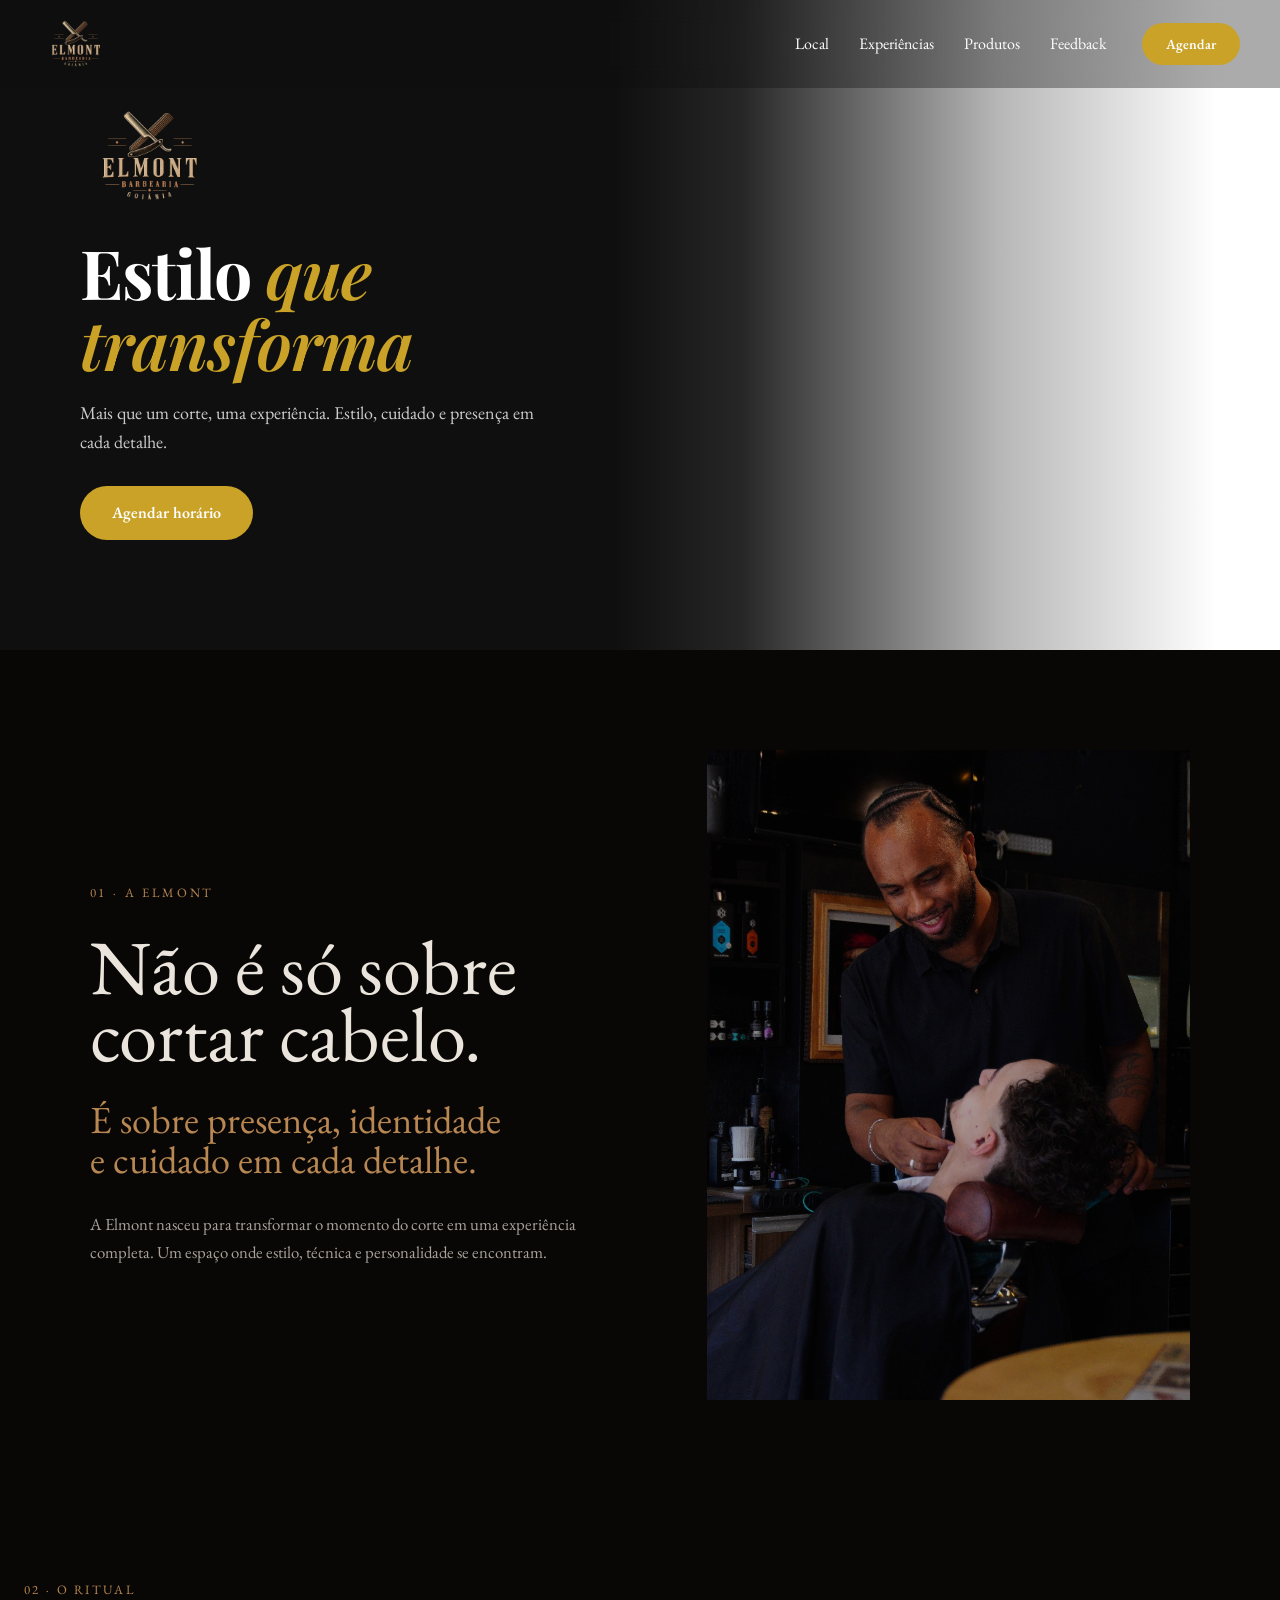
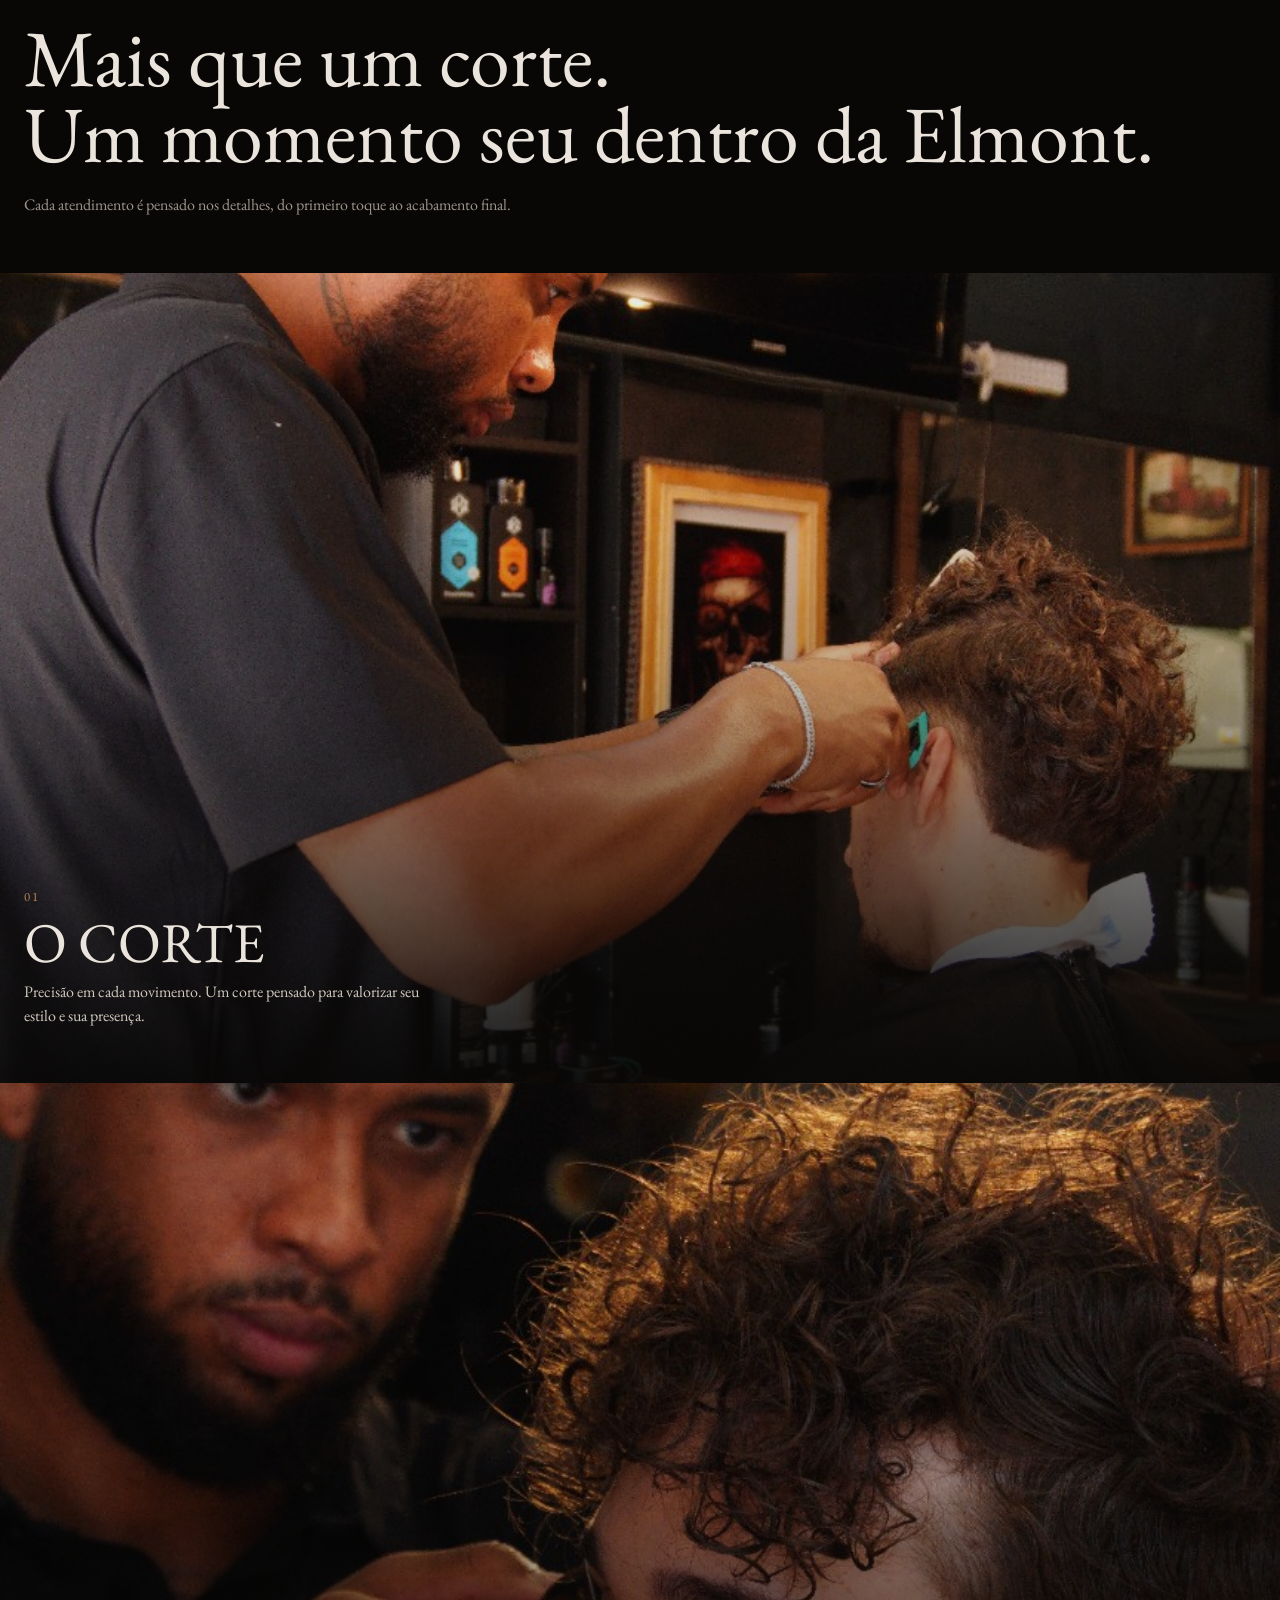
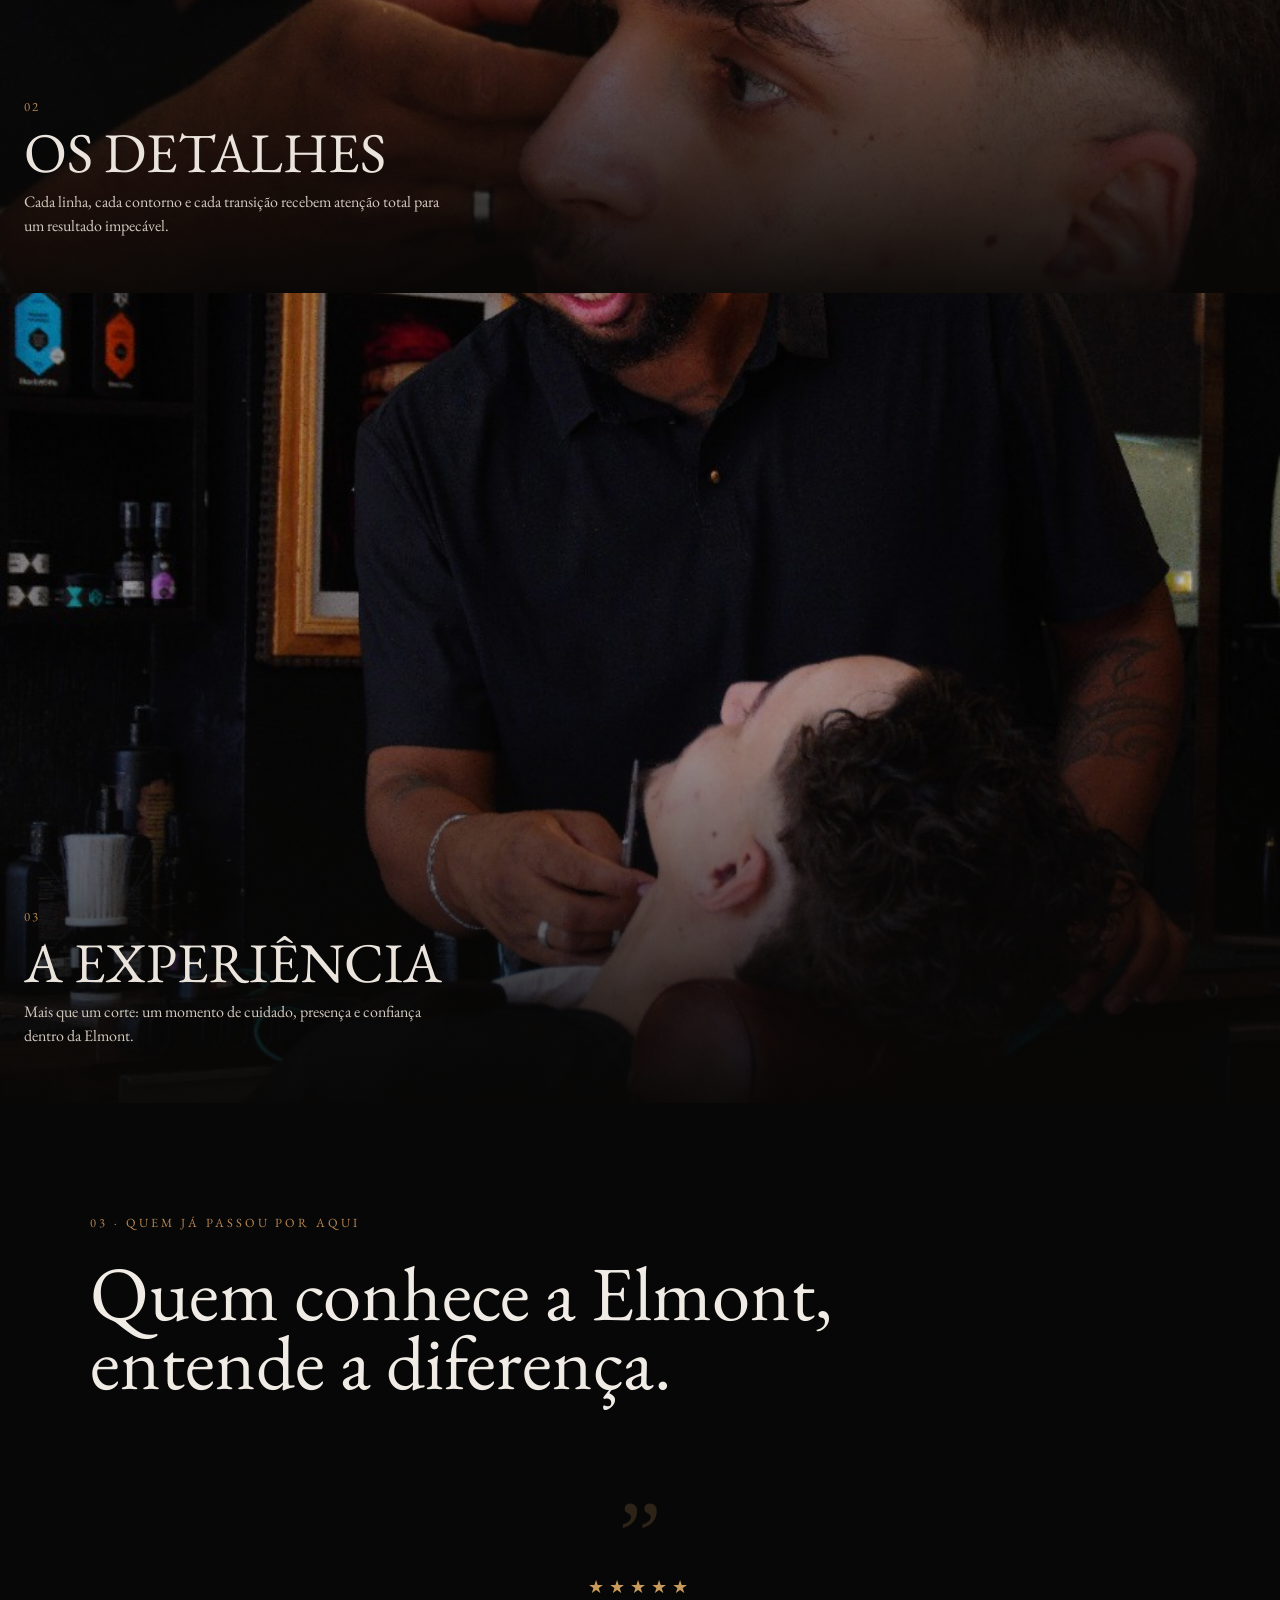
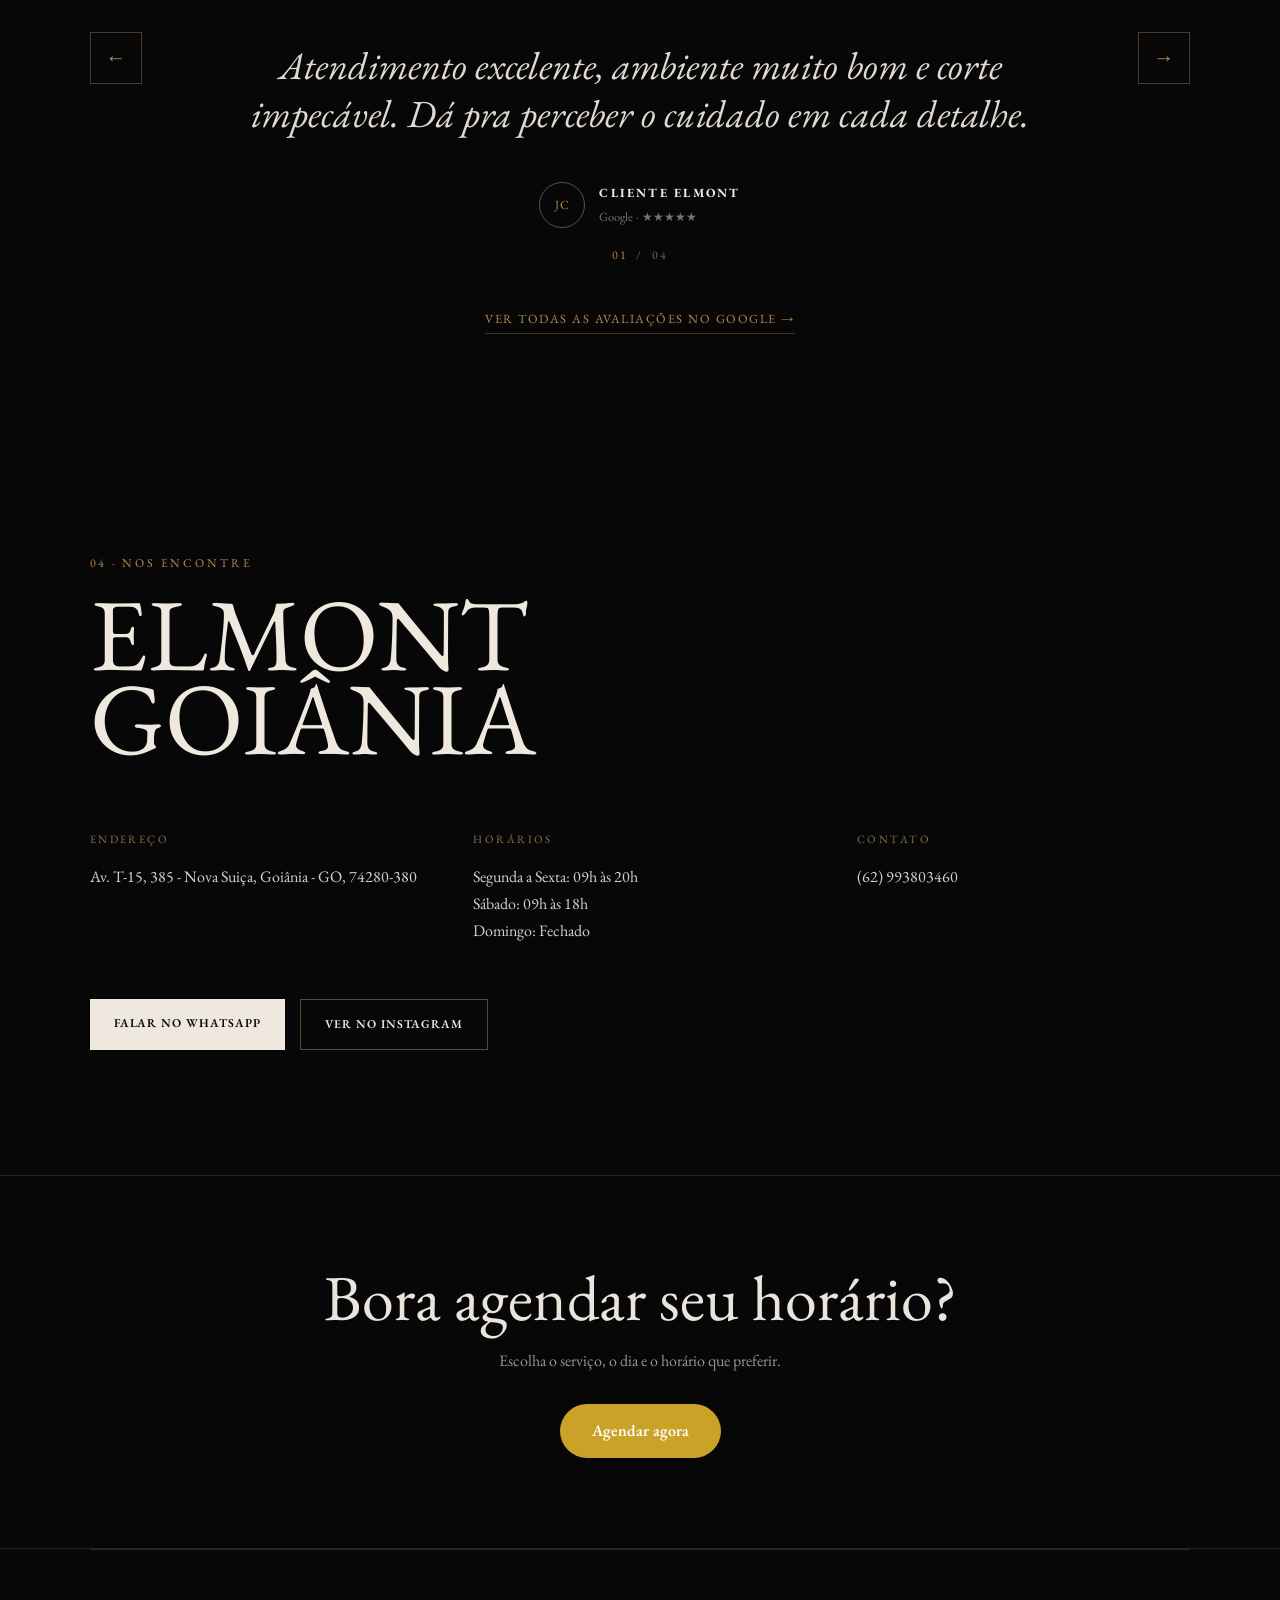
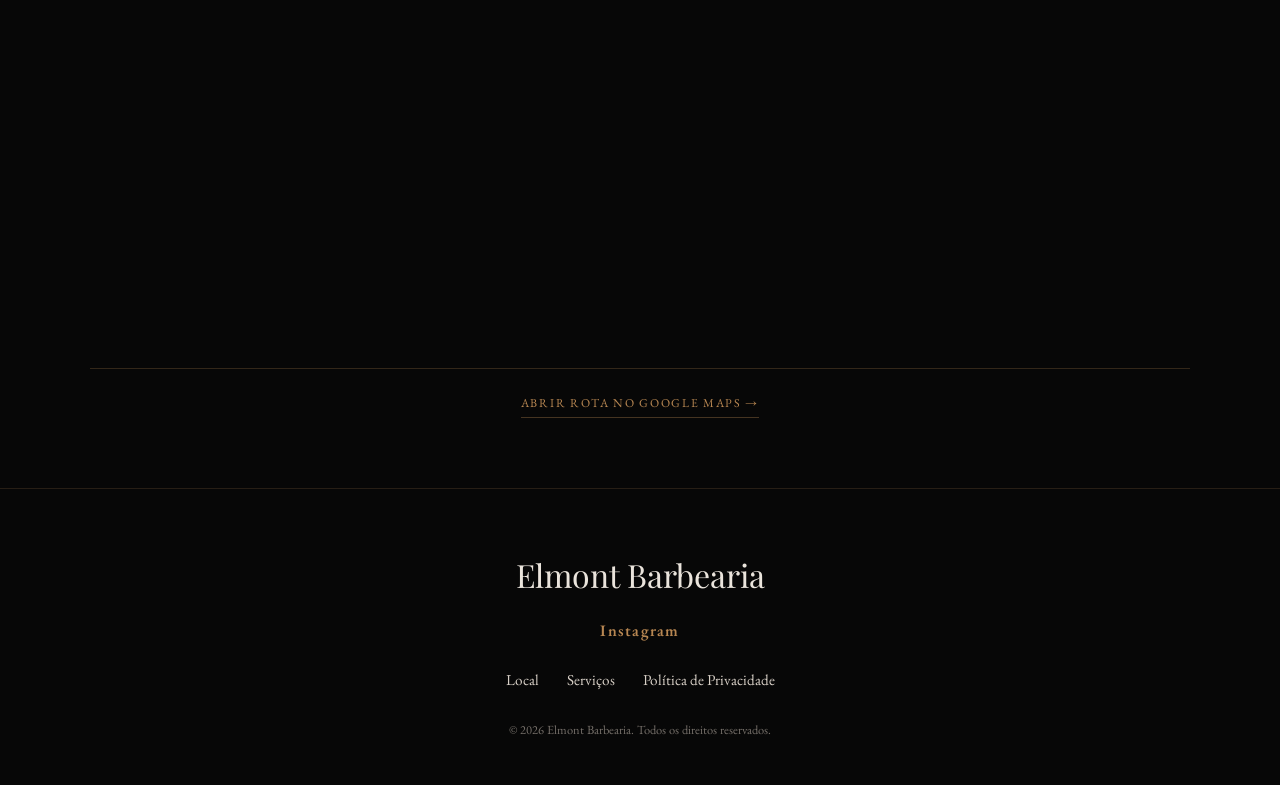
<file: index.html>
<!DOCTYPE html>
<html lang="pt-br">

<head>
    <meta charset="UTF-8">
    <meta name="viewport" content="width=device-width, initial-scale=1.0">

    <title>Elmont Barbearia</title>

    <link rel="preconnect" href="https://fonts.googleapis.com">
    <link rel="preconnect" href="https://fonts.gstatic.com" crossorigin>

    <link
        href="https://fonts.googleapis.com/css2?family=EB+Garamond:wght@400;600&family=Playfair+Display:wght@600;700&display=swap"
        rel="stylesheet"
    >

    <link rel="stylesheet" href="css/style.css">
</head>

<body>

    <!-- ================= HEADER ================= -->

    <header class="topo">
        <nav class="menu">

    <img src="img/logo.png" alt="Elmont Barbearia" class="logo-menu">

    <button class="menu-toggle" aria-label="Abrir menu">
        <span></span>
        <span></span>
        <span></span>
    </button>

    <div class="menu-direita">
        <ul class="menu-links">
            <li><a href="#local">Local</a></li>
            <li><a href="#experiencias">Experiências</a></li>
            <li><a href="produtos.html">Produtos</a></li>
            <li><a href="#feedback">Feedback</a></li>
        </ul>

        <a href="servicos.html" class="botao-menu">Agendar</a>
    </div>

</nav>
    </header>


    <!-- ================= HERO ================= -->

    <div class="hero">

        <video
            class="hero-video"
            autoplay
            muted
            loop
            playsinline
        >
            <source src="videos/hero.mp4" type="video/mp4">
        </video>

        <div class="hero-overlay"></div>

        <div class="hero-conteudo">

            <img
                src="img/logo.png"
                alt="Elmont Barbearia"
                class="hero-logo"
            >

            <h1>
                Estilo
                <span class="destaque-dourado">
                    que transforma
                </span>
            </h1>

            <p>
                Mais que um corte, uma experiência.
                Estilo, cuidado e presença em cada detalhe.
            </p>

            <a href="servicos.html" class="botao-cta">
                Agendar horário
            </a>

        </div>
    </div>


    <!-- ================= 01 · A ELMONT ================= -->

    <section id="local" class="manifesto-elmont">

        <div class="manifesto-conteudo">

            <span class="manifesto-capitulo">
                01 · A ELMONT
            </span>

            <h2>
                Não é só sobre<br>
                cortar cabelo.
            </h2>

            <h3>
                É sobre presença, identidade<br>
                e cuidado em cada detalhe.
            </h3>

            <p>
                A Elmont nasceu para transformar o momento do corte
                em uma experiência completa. Um espaço onde estilo,
                técnica e personalidade se encontram.
            </p>

        </div>

        <div class="manifesto-imagem">

            <img
                src="img/ritual-experiencia.jpg"
                alt="Experiência Elmont Barbearia"
            >

        </div>

    </section>


    <!-- ================= 02 · O RITUAL ================= -->

    <section
        class="ritual-section"
        id="experiencias"
    >

        <div class="ritual-header">

            <span>
                02 · O RITUAL
            </span>

            <h2>
                Mais que um corte.<br>
                Um momento seu dentro da Elmont.
            </h2>

            <p>
                Cada atendimento é pensado nos detalhes,
                do primeiro toque ao acabamento final.
            </p>

        </div>


        <!-- 01 -->

        <article class="ritual-item ritual-corte">

            <div class="ritual-overlay"></div>

            <div class="ritual-content">

                <span class="ritual-number">
                    01
                </span>

                <h3>
                    O CORTE
                </h3>

                <p>
                    Precisão em cada movimento.
                    Um corte pensado para valorizar
                    seu estilo e sua presença.
                </p>

            </div>

        </article>


        <!-- 02 -->

        <article class="ritual-item ritual-detalhes">

            <div class="ritual-overlay"></div>

            <div class="ritual-content">

                <span class="ritual-number">
                    02
                </span>

                <h3>
                    OS DETALHES
                </h3>

                <p>
                    Cada linha, cada contorno e cada transição
                    recebem atenção total para um resultado impecável.
                </p>

            </div>

        </article>


        <!-- 03 -->

        <article class="ritual-item ritual-experiencia">

            <div class="ritual-overlay"></div>

            <div class="ritual-content">

                <span class="ritual-number">
                    03
                </span>

                <h3>
                    A EXPERIÊNCIA
                </h3>

                <p>
                    Mais que um corte: um momento de cuidado,
                    presença e confiança dentro da Elmont.
                </p>

            </div>

        </article>

    </section>


    <!-- ================= 03 · AVALIAÇÕES ================= -->

    <section
        id="feedback"
        class="reviews-section"
    >

        <div class="reviews-header">

            <span class="reviews-chapter">
                03 · QUEM JÁ PASSOU POR AQUI
            </span>

            <h2>
                Quem conhece a Elmont,<br>
                entende a diferença.
            </h2>

        </div>


        <div class="reviews-carousel">

            <button
                class="review-arrow review-prev"
                aria-label="Avaliação anterior"
            >
                ←
            </button>


            <div class="review-featured">

                <div class="review-quote-mark">
                    ”
                </div>

                <div class="review-stars">
                    ★★★★★
                </div>

                <blockquote id="review-text">
                    Atendimento excelente, ambiente muito bom
                    e corte impecável. Dá pra perceber o cuidado
                    em cada detalhe.
                </blockquote>


                <div class="review-author">

                    <div
                        class="review-avatar"
                        id="review-avatar"
                    >
                        JC
                    </div>

                    <div>

                        <strong id="review-name">
                            CLIENTE ELMONT
                        </strong>

                        <span>
                            Google · ★★★★★
                        </span>

                    </div>

                </div>

            </div>


            <button
                class="review-arrow review-next"
                aria-label="Próxima avaliação"
            >
                →
            </button>

        </div>


        <div class="review-counter">

            <span id="review-current">
                01
            </span>

            <span>/</span>

            <span id="review-total">
                04
            </span>

        </div>


        <a
            href="https://maps.app.goo.gl/4gEERpMVFuWN5SmM9"
            target="_blank"
            rel="noopener noreferrer"
            class="reviews-google-link"
        >
            Ver todas as avaliações no Google →
        </a>

    </section>


    <!-- ================= 04 · NOS ENCONTRE ================= -->

    <section
        id="localizacao"
        class="localizacao-elmont"
    >

        <div class="localizacao-header">

            <span>
                04 · NOS ENCONTRE
            </span>

            <h2>
                ELMONT<br>
                GOIÂNIA
            </h2>

        </div>


        <div class="localizacao-info">

            <div class="localizacao-bloco">

                <span>
                    ENDEREÇO
                </span>

                <p>
                    Av. T-15, 385 - Nova Suiça, Goiânia - GO, 74280-380
                </p>

            </div>


            <div class="localizacao-bloco">

                <span>
                    HORÁRIOS
                </span>

                <p>
                    Segunda a Sexta: 09h às 20h<br>
                    Sábado: 09h às 18h<br>
                    Domingo: Fechado
                </p>

            </div>


            <div class="localizacao-bloco">

                <span>
                    CONTATO
                </span>

                <p>
                    (62) 993803460
                </p>

            </div>

        </div>


        <div class="localizacao-botoes">

            <a
                href="https://wa.me/5562993803460"
                target="_blank"
                rel="noopener noreferrer"
                class="btn-local btn-whatsapp"
            >
                FALAR NO WHATSAPP
            </a>

            <a
                href="https://www.instagram.com/eduardobarbeiro.sr/"
                target="_blank"
                rel="noopener noreferrer"
                class="btn-local btn-instagram"
            >
                VER NO INSTAGRAM
            </a>

        </div>

    </section>


    <!-- ================= AGENDAMENTO ================= -->

    <section
        id="agendar"
        class="reforco-agendar"
    >

        <h2>
            Bora agendar seu horário?
        </h2>

        <p>
            Escolha o serviço, o dia e o horário que preferir.
        </p>

        <a href="servicos.html" class="botao-cta">
                Agendar agora
        </a>

    </section>


    <!-- ================= MAPA ================= -->

    <section class="mapa-section">

        <div class="mapa-elmont">

            <iframe
                src="https://www.google.com/maps/embed?pb=!1m18!1m12!1m3!1d238.82794654609503!2d-49.27070639672007!3d-16.71451590047034!2m3!1f0!2f0!3f0!3m2!1i1024!2i768!4f13.1!3m3!1m2!1s0x935ef100637f3ee1%3A0x368d7ec0c00f6183!2sElmont%20Barbearia!5e0!3m2!1spt-BR!2sbr!4v1788493483328!5m2!1spt-BR!2sbr"
                loading="lazy"
                allowfullscreen
                referrerpolicy="strict-origin-when-cross-origin"
                title="Localização da Elmont Barbearia"
            >
            </iframe>

        </div>


        <a
            class="rota-google"
            href="https://maps.app.goo.gl/4gEERpMVFuWN5SmM9"
            target="_blank"
            rel="noopener noreferrer"
        >
            ABRIR ROTA NO GOOGLE MAPS →
        </a>

    </section>


    <!-- ================= RODAPÉ ================= -->

    <footer class="rodape">

        <p class="logo-rodape">
            Elmont Barbearia
        </p>

        <div class="redes-sociais">

            <a href="#">
                Instagram
            </a>

        </div>


        <div class="links-rodape">

            <a href="#localizacao">
                Local
            </a>

            <a href="#experiencias">
                Serviços
            </a>

            <a href="#">
                Política de Privacidade
            </a>

        </div>


        <p class="copyright">
            &copy; 2026 Elmont Barbearia.
            Todos os direitos reservados.
        </p>

    </footer>


    <script src="js/script.js"></script>

</body>

</html>
</file>
<file: css/style.css>
:root {
    --dourado: #c9a227;
    --dourado-escuro: #8b6b3d;
    --preto: #0f0f0f;
    --preto-suave: #1a1a1a;
}
* {
    margin: 0;
    padding: 0;
    box-sizing: border-box;
}

body {
    font-family: 'EB Garamond', Georgia, serif;
    color: #1e1e1e;
    line-height: 1.6;
}

a {
    text-decoration: none;
    color: inherit;
}

ul {
    list-style: none;
}

/* ===== TOPO / HEADER (home) ===== */

.topo {
    position: fixed;
    top: 0;
    left: 0;
    width: 100%;
    z-index: 100;
    background-color: rgba(15, 15, 15, 0.35);
    backdrop-filter: blur(12px);
    -webkit-backdrop-filter: blur(12px);
    color: #ffffff;
}

.menu {
    display: flex;
    justify-content: space-between;
    align-items: center;
    padding: 20px 40px;
}

.logo {
    font-size: 22px;
    font-weight: 700;
}

.menu-links {
    display: flex;
    gap: 30px;
}

.hero {
    position: relative;
    padding: 0;
    min-height: 650px;
    display: flex;
    align-items: center;
    justify-content: flex-start;
    text-align: left;
    overflow: hidden;
}

.hero-video {
    position: absolute;
    top: 0;
    left: 0;
    width: 100%;
    height: 100%;
    object-fit: cover;
    z-index: 0;
}

.hero-overlay {
    position: absolute;
    top: 0;
    left: 0;
    width: 100%;
    height: 100%;
    background: linear-gradient(
        to right,
        rgba(15, 15, 15, 1) 0%,
        rgba(15, 15, 15, 1) 48%,
        rgba(15, 15, 15, 0.9) 58%,
        rgba(15, 15, 15, 0.3) 78%,
        rgba(15, 15, 15, 0) 95%
    );
    z-index: 1;
}

.hero-conteudo {
    position: relative;
    z-index: 2;
    padding: 60px 60px 60px 80px;
    width: 100%;
    max-width: 48%;
    text-align: left;
    color: #ffffff;
}
.hero-logo {
    width: 140px;
    margin-bottom: 25px;
}

.hero h1 {
    font-size: 68px;
    font-weight: 700;
    margin-bottom: 20px;
    line-height: 1.05;
    letter-spacing: -1px;
}

.hero p {
    font-size: 18px;
    color: #cccccc;
    margin-bottom: 30px;
}

.botao-cta {
    display: inline-block;
    background-color: var(--dourado);
    color: #ffffff;
    padding: 14px 32px;
    border-radius: 30px;
    font-weight: 600;
}

/* ===== QUEM SOMOS ===== */

.sobre {
    padding: 60px 40px;
    max-width: 800px;
    margin: 0 auto;
    text-align: center;
}

.sobre h2 {
    font-size: 32px;
    margin-bottom: 20px;
}

.sobre p {
    font-size: 17px;
    color: #444444;
}

/* ===== FEEDBACKS ===== */

.feedbacks {
    padding: 60px 40px;
    text-align: center;
    background-color: #f7f7f7;
}

.feedbacks h2 {
    font-size: 32px;
    margin-bottom: 30px;
}

.galeria-feedbacks {
    display: flex;
    justify-content: center;
    gap: 20px;
    flex-wrap: wrap;
}

.galeria-feedbacks img {
    width: 280px;
    height: 200px;
    object-fit: cover;
    border-radius: 10px;
}

/* ===== AVALIAÇÕES ===== */

.avaliacoes {
    padding: 60px 40px;
    text-align: center;
    max-width: 700px;
    margin: 0 auto;
}

.avaliacoes h2 {
    font-size: 32px;
    margin-bottom: 20px;
}

.estrelas {
    font-size: 28px;
    color: #f08c00;
    margin-bottom: 15px;
}

.avaliacoes p:not(.estrelas) {
    font-size: 18px;
    color: #444444;
    font-style: italic;
}

/* ===== REFORÇO PRA AGENDAR ===== */

.reforco-agendar {
    padding: 90px 40px;
    text-align: center;

    background: #070707;
    color: #eae4dc;

    border-top: 1px solid rgba(184, 135, 82, 0.22);
    border-bottom: 1px solid rgba(184, 135, 82, 0.22);
}

.reforco-agendar h2 {
    font-family: 'EB Garamond', serif;
    font-size: clamp(2.8rem, 5vw, 4.5rem);
    font-weight: 400;
    line-height: 1;
    margin-bottom: 18px;

    color: #eae4dc;
}

.reforco-agendar p {
    font-size: 1rem;
    line-height: 1.6;
    color: #9d948a;
    margin-bottom: 30px;
}
/* ===== RODAPÉ ===== */

.rodape {
    background: #070707;
    color: #9d948a;

    padding: 60px 24px 45px;
    text-align: center;

    border-top: 1px solid rgba(184, 135, 82, 0.18);
}

.logo-rodape {
    font-family: 'EB Garamond', serif;
    font-size: 2rem;
    font-weight: 400;
    color: #eae4dc;

    margin-bottom: 18px;
}

.redes-sociais {
    margin-bottom: 24px;
}

.redes-sociais a {
    color: #b88752;
    font-weight: 600;
    letter-spacing: 0.08em;
}

.links-rodape {
    display: flex;
    justify-content: center;
    gap: 28px;
    flex-wrap: wrap;

    margin-bottom: 28px;
}

.links-rodape a {
    color: #d8d0c7;
    font-size: 0.95rem;

    transition: color 0.2s ease;
}

.links-rodape a:hover {
    color: #b88752;
}

.copyright {
    font-size: 0.78rem;
    color: #756f69;
}

/* ===== TOPO DE PÁGINAS INTERNAS (serviços, calendário, painel, produtos) ===== */

.topo-servicos {
    padding: 30px 40px;
    display: flex;
    align-items: center;
    gap: 20px;
    border-bottom: 1px solid #eeeeee;
}

.voltar {
    font-weight: 600;
    color: var(--preto-suave);
}

.topo-servicos h1 {
    font-size: 26px;
}

/* ===== LISTA DE SERVIÇOS ===== */

.lista-servicos {
    max-width: 700px;
    margin: 0 auto;
    padding: 30px 20px;
}

.card-servico {
    display: flex;
    align-items: center;
    gap: 20px;
    padding: 20px 0;
    border-bottom: 1px solid #eeeeee;
}

.card-servico img {
    width: 70px;
    height: 70px;
    border-radius: 8px;
    object-fit: cover;
}

.info-servico {
    flex: 1;
}

.info-servico h2 {
    font-size: 18px;
    margin-bottom: 4px;
}

.duracao {
    font-size: 14px;
    color: #888888;
}

.preco {
    font-size: 18px;
    font-weight: 700;
}

/* ===== CALENDÁRIO (dias e horários) ===== */

.agendamento {
    max-width: 700px;
    margin: 0 auto;
    padding: 30px 20px;
}

.dias, .horarios {
    margin-bottom: 40px;
}

.dias h2, .horarios h2 {
    font-size: 20px;
    margin-bottom: 15px;
}

.lista-dias, .lista-horarios {
    display: flex;
    flex-wrap: wrap;
    gap: 12px;
}

.dia {
    display: flex;
    flex-direction: column;
    align-items: center;
    gap: 4px;
    width: 70px;
    padding: 14px 0;
    border: 2px solid var(--dourado);
    border-radius: 10px;
    background-color: #ffffff;
    font-family: inherit;
    cursor: pointer;
}

.dia-nome {
    font-size: 12px;
    color: #888888;
}

.dia-numero {
    font-size: 16px;
    font-weight: 700;
}

.horario {
    padding: 12px 24px;
    border: 2px solid var(--dourado);
    border-radius: 30px;
    background-color: #ffffff;
    font-family: inherit;
    font-size: 14px;
    font-weight: 600;
    cursor: pointer;
}

.dia.indisponivel,
.horario.indisponivel {
    border-color: #dddddd;
    color: #bbbbbb;
    cursor: not-allowed;
}

.botao-confirmar {
    display: block;
    text-align: center;
    max-width: 400px;
    margin: 20px auto 0;
    border: none;
}

/* ===== LOGIN DO BARBEIRO ===== */

.tela-login {
    min-height: 100vh;
    display: flex;
    align-items: center;
    justify-content: center;
    background-color: var(--preto-suave);
    padding: 20px;
}

.card-login {
    background-color: #ffffff;
    padding: 40px;
    border-radius: 16px;
    width: 100%;
    max-width: 380px;
    display: flex;
    flex-direction: column;
}

.card-login h1 {
    font-size: 24px;
    text-align: center;
    margin-bottom: 8px;
}

.subtitulo-login {
    text-align: center;
    color: #888888;
    font-size: 14px;
    margin-bottom: 30px;
}

.card-login label {
    font-size: 14px;
    font-weight: 600;
    margin-bottom: 6px;
}

.card-login input {
    padding: 12px 14px;
    border: 1px solid #dddddd;
    border-radius: 8px;
    font-family: inherit;
    font-size: 15px;
    margin-bottom: 20px;
}

.card-login input:focus {
    outline: none;
    border-color: var(--dourado);
}

.botao-login {
    border: none;
    font-family: inherit;
    font-size: 15px;
    cursor: pointer;
    margin-top: 10px;
}

/* ===== PAINEL DO BARBEIRO ===== */

.painel {
    max-width: 700px;
    margin: 0 auto;
    padding: 30px 20px;
}

.bloquear-agenda {
    margin-bottom: 50px;
}

.bloquear-agenda h2,
.bloqueios-ativos h2 {
    font-size: 22px;
    margin-bottom: 10px;
}

.instrucao {
    color: #888888;
    margin-bottom: 15px;
}

.opcoes-bloqueio {
    display: flex;
    flex-wrap: wrap;
    gap: 10px;
    margin-bottom: 30px;
}

.opcao-bloqueio {
    padding: 12px 20px;
    border: 2px solid #dddddd;
    border-radius: 30px;
    background-color: #ffffff;
    font-family: inherit;
    font-size: 14px;
    font-weight: 600;
    cursor: pointer;
}

.opcao-bloqueio.ativo {
    border-color: var(--dourado);
    background-color: var(--dourado);
    color: #ffffff;
}

.form-bloqueio {
    display: flex;
    flex-direction: column;
    max-width: 400px;
}

.campo-form {
    display: flex;
    flex-direction: column;
    margin-bottom: 18px;
}

.campo-form label {
    font-size: 14px;
    font-weight: 600;
    margin-bottom: 6px;
}

.campo-form input {
    padding: 12px 14px;
    border: 1px solid #dddddd;
    border-radius: 8px;
    font-family: inherit;
    font-size: 15px;
}

.campo-form input:focus {
    outline: none;
    border-color: var(--dourado);
}

.botao-bloquear {
    border: none;
    font-family: inherit;
    cursor: pointer;
    margin-top: 10px;
    align-self: flex-start;
}

.item-bloqueio {
    display: flex;
    justify-content: space-between;
    align-items: center;
    padding: 16px;
    background-color: #f7f7f7;
    border-radius: 10px;
    margin-bottom: 12px;
}

.motivo-bloqueio {
    color: #888888;
    font-style: italic;
}

.remover-bloqueio {
    background: none;
    border: none;
    color: var(--dourado);
    font-family: inherit;
    font-weight: 600;
    cursor: pointer;
    font-size: 14px;
}

.nota-painel {
    font-size: 13px;
    color: #888888;
    margin-top: 15px;
}

/* ===== PRODUTOS ===== */

.lista-produtos {
    max-width: 700px;
    margin: 0 auto;
    padding: 30px 20px;
    display: flex;
    flex-direction: column;
    gap: 25px;
}

.card-produto {
    display: flex;
    gap: 20px;
    padding: 20px;
    border: 1px solid #eeeeee;
    border-radius: 12px;
}

.card-produto img {
    width: 130px;
    height: 130px;
    border-radius: 10px;
    object-fit: cover;
    flex-shrink: 0;
}

.info-produto {
    flex: 1;
}

.info-produto h2 {
    font-size: 18px;
    margin-bottom: 4px;
}

.categoria-produto {
    font-size: 13px;
    color: #888888;
    margin-bottom: 10px;
}

.descricao-produto {
    font-size: 14px;
    color: #444444;
    margin-bottom: 15px;
}

.rodape-produto {
    display: flex;
    justify-content: space-between;
    align-items: center;
}

.botao-comprar {
    padding: 8px 20px;
    border: 2px solid #0c8599;
    border-radius: 30px;
    background-color: #ffffff;
    color: #0c8599;
    font-family: inherit;
    font-size: 13px;
    font-weight: 600;
    cursor: pointer;
}

/* ===== RESPONSIVIDADE (telas até 768px) ===== */

@media (max-width: 768px) {
@media (max-width: 768px) {

    .menu {
        padding: 10px 12px;
        flex-direction: column;
        gap: 10px;
    }

    .logo-menu {
        height: 40px;
    }

    .menu-direita {
        width: 100%;
        display: flex;
        flex-direction: column;
        gap: 10px;
    }

    .menu-links {
        display: flex;
        width: 100%;
        justify-content: center;
        flex-wrap: wrap;
        gap: 8px 14px;
    }

    .menu-links a {
        font-size: 12px;
    }

    .botao-menu {
        align-self: center;
        padding: 8px 18px;
        font-size: 12px;
        margin-top: 0;
    }

    /* deixa o resto do seu código mobile abaixo */
}

    .hero h1 {
        font-size: 30px;
    }

    .hero p {
        font-size: 16px;
    }

    .card-produto {
        flex-direction: column;
    }

    .card-produto img {
        width: 100%;
        height: 180px;
    }

    .rodape-produto {
        flex-direction: column;
        align-items: flex-start;
        gap: 10px;
    }

    .botao-comprar {
        align-self: stretch;
        text-align: center;
    }
}
.dia.selecionado {
    background-color: var(--dourado);
    border-color: var(--dourado);
}

.dia.selecionado .dia-nome,
.dia.selecionado .dia-numero {
    color: #ffffff;
}
.horario.selecionado {
    background-color: var(--dourado);
    color: #ffffff;
}

/* ========================================
   MODAIS — AGENDAMENTO ELMONT
======================================== */

.modal-overlay {
    display: none;
    position: fixed;
    inset: 0;
    padding: 20px;
    background: rgba(0, 0, 0, 0.82);
    backdrop-filter: blur(8px);
    -webkit-backdrop-filter: blur(8px);
    align-items: center;
    justify-content: center;
    z-index: 9999;
    overflow-y: auto;
}

.modal-overlay.aberto {
    display: flex;
}

.modal-caixa {
    position: relative;
    width: 100%;
    max-width: 430px;
    max-height: calc(100dvh - 40px);
    overflow-y: auto;
    padding: 36px 28px;
    background: #151515;
    color: #f5f1e8;
    border: 1px solid rgba(201, 162, 39, 0.35);
    border-radius: 22px;
    text-align: center;
    box-shadow: 0 24px 80px rgba(0, 0, 0, 0.55);
    animation: elmontModalEntrada 0.25s ease-out;
}

.modal-caixa .eyebrow {
    display: block;
    margin-bottom: 12px;
    color: #c9a227;
    font-size: 11px;
    letter-spacing: 0.22em;
}

.modal-caixa h2 {
    margin: 0 0 12px;
    color: #f5f1e8;
    font-size: 28px;
    line-height: 1.2;
}

.modal-caixa p {
    margin: 0 0 24px;
    color: rgba(245, 241, 232, 0.75);
    font-size: 16px;
    line-height: 1.6;
}

/* Formulário de identificação */

#form-cliente {
    display: flex;
    flex-direction: column;
    gap: 18px;
    margin-top: 24px;
    text-align: left;
}

.campo-cliente {
    display: flex;
    flex-direction: column;
    gap: 7px;
    width: 100%;
}

.campo-cliente label {
    color: #e8d9ad;
    font-size: 14px;
    font-weight: 600;
}

.campo-cliente input {
    width: 100%;
    min-height: 48px;
    padding: 12px 14px;
    border: 1px solid #45413a;
    border-radius: 10px;
    outline: none;
    background: #202020;
    color: #f5f1e8;
    font-family: inherit;
    font-size: 16px;
    transition: border-color 0.2s, box-shadow 0.2s;
}

.campo-cliente input::placeholder {
    color: #92908a;
}

.campo-cliente input:focus {
    border-color: #c9a227;
    box-shadow: 0 0 0 3px rgba(201, 162, 39, 0.14);
}

#form-cliente .botao-confirmar {
    width: 100%;
    min-height: 54px;
    margin-top: 8px;
    padding: 15px 20px;
    border: none;
    border-radius: 999px;
    background: #c9a227;
    color: #111;
    font-family: inherit;
    font-size: 15px;
    font-weight: 700;
    cursor: pointer;
    transition: background 0.2s, transform 0.2s;
}

#form-cliente .botao-confirmar:hover {
    background: #dfb72f;
    transform: translateY(-1px);
}

/* Ícone de confirmação */

.modal-icone {
    display: flex;
    align-items: center;
    justify-content: center;
    width: 60px;
    height: 60px;
    margin: 0 auto 20px;
    border-radius: 50%;
    background: rgba(201, 162, 39, 0.15);
    border: 1px solid #c9a227;
    color: #c9a227;
    font-size: 28px;
}

/* Entrada suave */

@keyframes elmontModalEntrada {
    from {
        opacity: 0;
        transform: translateY(12px) scale(0.98);
    }

    to {
        opacity: 1;
        transform: translateY(0) scale(1);
    }
}

/* Ajustes para celulares */

@media (max-width: 480px) {
    .modal-overlay {
        padding: 14px;
    }

    .modal-caixa {
        max-width: 100%;
        max-height: calc(100dvh - 28px);
        padding: 30px 22px;
        border-radius: 20px;
    }

    .modal-caixa h2 {
        font-size: 25px;
    }

    .modal-caixa p {
        font-size: 15px;
    }
}
.nav-interna {
    display: flex;
    gap: 20px;
    margin-left: auto;
}

.nav-interna a {
    font-size: 14px;
    font-weight: 600;
    color: #666666;
}

.nav-interna a:hover {
    color: var(--dourado);
}
.erro-login {
    color: #e03131;
    font-size: 13px;
    text-align: center;
    margin-bottom: 10px;
    min-height: 16px;
}
h1, h2, .logo, .logo-rodape {
    font-family: 'Playfair Display', Georgia, serif;
}
.logo-menu {
    height: 48px;
}
.botao-menu {
    background-color: var(--dourado);
    color: #ffffff;
    padding: 10px 24px;
    border-radius: 30px;
    font-weight: 600;
    font-size: 14px;
    white-space: nowrap;
    transition: background-color 0.2s ease;
}

.botao-menu:hover {
    background-color: var(--dourado-escuro);
}
.menu-direita {
    display: flex;
    align-items: center;
    gap: 35px;
}
.destaque-dourado {
    color: var(--dourado);
    font-style: italic;
    font-weight: 600;
}
/* ===== EXPERIÊNCIA ELMONT (seção "02 · O RITUAL") ===== */
.ritual-section {
    padding: 0;
    background: #080706;
    color: #eae4dc;
}

/* Insira os caminhos das suas fotografias na pasta img */
.ritual-corte {
    background-image: url('../img/ritual-corte.jpg');
}

.ritual-detalhes {
    background-image: url('../img/ritual-detalhes.jpg');
}

.ritual-experiencia {
    background-image: url('../img/ritual-experiencia.jpg');
}

.ritual-header {
    padding: 80px 24px 55px;
}

.ritual-header > span {
    display: block;
    margin-bottom: 20px;

    color: #b88752;
    font-size: 0.8rem;
    letter-spacing: 0.18em;
}

.ritual-header h2 {
    margin: 0 0 20px;

    font-family: 'EB Garamond', serif;
    font-size: clamp(2.6rem, 11vw, 5rem);
    font-weight: 400;
    line-height: 0.95;
}

.ritual-header p {
    max-width: 500px;
    margin: 0;

    color: #9d948a;
    font-size: 1rem;
    line-height: 1.6;
}

.ritual-item {
    position: relative;

    min-height: 90vh;

    display: flex;
    align-items: flex-end;

    background-size: cover;
    background-position: center;

    overflow: hidden;
}

.ritual-overlay {
    position: absolute;
    inset: 0;

    background:
        linear-gradient(
            to bottom,
            rgba(8, 7, 6, 0.08) 20%,
            rgba(8, 7, 6, 0.25) 50%,
            rgba(8, 7, 6, 0.95) 100%
        );
}

.ritual-content {
    position: relative;
    z-index: 2;

    width: 100%;
    padding: 40px 24px 55px;
}

.ritual-number {
    display: block;
    margin-bottom: 10px;

    color: #b88752;
    font-size: 0.8rem;
    letter-spacing: 0.18em;
}

.ritual-content h3 {
    margin: 0 0 12px;

    font-family: 'EB Garamond', serif;
    font-size: 3.5rem;
    font-weight: 400;
    line-height: 0.9;
}

.ritual-content p {
    max-width: 420px;
    margin: 0;

    color: #d1c8be;
    font-size: 1rem;
    line-height: 1.5;
}
/* ===== 01 · A ELMONT / MANIFESTO ===== */

.manifesto-elmont {
    background: #080706;
    color: #eae4dc;

    display: grid;
    grid-template-columns: 1fr 0.9fr;
    align-items: center;

    min-height: 90vh;
    padding: 100px 7%;
    gap: 80px;
}

.manifesto-conteudo {
    max-width: 650px;
}

.manifesto-capitulo {
    display: block;
    margin-bottom: 30px;

    color: #b88752;
    font-size: 0.8rem;
    letter-spacing: 0.22em;
    text-transform: uppercase;
}

.manifesto-conteudo h2 {
    margin: 0 0 30px;

    font-family: 'EB Garamond', serif;
    font-size: clamp(4rem, 6vw, 7rem);
    font-weight: 400;
    line-height: 0.88;
}

.manifesto-conteudo h3 {
    margin-bottom: 30px;

    font-family: 'EB Garamond', serif;
    font-size: clamp(1.8rem, 3vw, 3rem);
    font-weight: 400;
    line-height: 1.05;

    color: #b88752;
}

.manifesto-conteudo p {
    max-width: 520px;

    color: #aaa29a;
    font-size: 1.05rem;
    line-height: 1.7;
}

.manifesto-imagem {
    position: relative;

    height: 650px;
    overflow: hidden;
}

.manifesto-imagem img {
    width: 100%;
    height: 100%;

    object-fit: cover;
    object-position: center;

    filter: brightness(0.75);

    transition: transform 1.2s ease;
}

.manifesto-imagem:hover img {
    transform: scale(1.03);
}

/* MOBILE */

@media (max-width: 768px) {

    .manifesto-elmont {
        display: flex;
        flex-direction: column;

        min-height: auto;
        padding: 90px 24px 0;
        gap: 50px;
    }

    .manifesto-conteudo {
        width: 100%;
    }

    .manifesto-capitulo {
        margin-bottom: 25px;
    }

    .manifesto-conteudo h2 {
        font-size: clamp(3.4rem, 15vw, 5rem);
        line-height: 0.9;
    }

    .manifesto-conteudo h3 {
        font-size: 1.8rem;
    }

    .manifesto-conteudo p {
        font-size: 1rem;
    }

    .manifesto-imagem {
        width: calc(100% + 48px);
        height: 70vh;

        margin-left: -24px;
    }

    .manifesto-imagem img {
        object-position: center;
    }
}
/* ===== AJUSTE MOBILE HOME ===== */
@media (max-width: 768px) {

    /* HEADER */
    .topo {
        background: rgba(10, 10, 10, 0.92);
    }

    .menu {
        padding: 12px 18px;
        flex-direction: row;
        gap: 10px;
    }

    .logo-menu {
        height: 42px;
    }

    .menu-direita {
        gap: 12px;
        margin-left: auto;
    }

    .menu-links {
        display: none;
    }

    .botao-menu {
        padding: 9px 18px;
        font-size: 13px;
    }


    /* HERO */
    .hero {
        min-height: 100svh;
        width: 100%;
        align-items: flex-end;
    }

    .hero-video {
        width: 100%;
        height: 100%;
        object-fit: cover;

        /* enquadramento da foto/vídeo */
        object-position: 62% center;
    }

    .hero-overlay {
        background:
            linear-gradient(
                to bottom,
                rgba(8,8,8,0.15) 0%,
                rgba(8,8,8,0.35) 35%,
                rgba(8,8,8,0.92) 78%,
                #080808 100%
            );
    }

    .hero-conteudo {
        max-width: none;
        width: 100%;

        padding: 130px 24px 65px;

        text-align: left;
    }

    .hero-logo {
        width: 105px;
        margin-bottom: 28px;
    }

    .hero h1 {
        font-size: clamp(3.1rem, 14vw, 4.3rem);
        line-height: 0.9;
        letter-spacing: -1px;

        max-width: 350px;
        margin-bottom: 25px;
    }

    .hero p {
        max-width: 330px;

        font-size: 16px;
        line-height: 1.5;

        margin-bottom: 30px;
        color: #d4d0ca;
    }

    .botao-cta {
        padding: 13px 25px;
        font-size: 15px;
    }

}
/* ===== MENU MOBILE FINAL ===== */
@media (max-width: 768px) {

    .menu {
        padding: 8px 12px 10px;
        gap: 6px;
    }

    .logo-menu {
        height: 34px;
    }

    .menu-links {
        gap: 10px;
    }

    .menu-links a {
        font-size: 10.5px;
    }

    .botao-menu {
        padding: 7px 16px;
        font-size: 11px;
    }

    .hero-conteudo {
        padding: 105px 24px 55px;
    }

    .hero-logo {
        width: 125px;
        margin-bottom: 22px;
    }

    .hero h1 {
        font-size: clamp(3rem, 13vw, 4rem);
        line-height: 0.88;
        margin-bottom: 22px;
    }

    .hero p {
        font-size: 15px;
        line-height: 1.5;
        max-width: 320px;
    }
}
@media (max-width: 768px) {

    .menu-links {
        display: flex !important;
        width: 100%;
        justify-content: center;
        align-items: center;
        flex-wrap: nowrap;
        gap: 10px;
    }

    .menu-links a {
        display: inline-block !important;
        font-size: 10px;
        white-space: nowrap;
    }
}
@media (max-width: 768px) {

    .logo-menu {
        height: 42px;
    }

    .menu {
        padding-top: 10px;
        padding-bottom: 12px;
    }

    .menu-links {
        margin-top: 2px;
        margin-bottom: 2px;
    }

    .botao-menu {
        margin-top: 2px;
    }

    .topo {
        border-bottom: 1px solid rgba(184, 135, 82, 0.35);
    }

    .hero-conteudo {
        padding-bottom: 70px;
    }
}
/* ===== 03 · AVALIAÇÕES ===== */

.reviews-section {
    background: #070707;
    color: #f0ebe4;
    padding: 110px 7%;
    min-height: 85vh;
}

.reviews-header {
    max-width: 850px;
    margin-bottom: 90px;
}

.reviews-chapter {
    display: block;
    margin-bottom: 26px;

    color: #b88752;
    font-size: 0.78rem;
    letter-spacing: 0.24em;
    text-transform: uppercase;
}

.reviews-header h2 {
    margin: 0;

    font-family: 'EB Garamond', serif;
    font-size: clamp(4rem, 6vw, 6.5rem);
    font-weight: 400;
    line-height: 0.9;
}

.review-featured {
    max-width: 900px;
    margin: 0 auto;
    text-align: center;
}

.review-quote-mark {
    font-family: Georgia, serif;
    font-size: 6rem;
    line-height: 1;

    color: rgba(184, 135, 82, 0.18);

    margin-bottom: -10px;
}

.review-stars {
    color: #c89a5b;
    letter-spacing: 5px;
    font-size: 1.1rem;

    margin-bottom: 40px;
}

.review-featured blockquote {
    margin: 0 auto;
    max-width: 820px;

    font-family: 'EB Garamond', serif;
    font-size: clamp(2rem, 3vw, 3.3rem);
    font-style: italic;
    font-weight: 400;
    line-height: 1.25;

    color: #dfd9d1;
}

.review-author {
    margin-top: 45px;

    display: flex;
    align-items: center;
    justify-content: center;
    gap: 14px;
}

.review-avatar {
    width: 46px;
    height: 46px;

    display: flex;
    align-items: center;
    justify-content: center;

    border: 1px solid rgba(184, 135, 82, 0.55);
    border-radius: 50%;

    color: #b88752;
    font-size: 0.78rem;
    letter-spacing: 0.08em;
}

.review-author > div:last-child {
    display: flex;
    flex-direction: column;
    align-items: flex-start;
}

.review-author strong {
    font-size: 0.78rem;
    letter-spacing: 0.18em;
    text-transform: uppercase;

    color: #f0ebe4;
}

.review-author span {
    margin-top: 4px;

    color: #79736c;
    font-size: 0.78rem;
}


/* MOBILE */

@media (max-width: 768px) {

    .reviews-section {
        min-height: auto;
        padding: 90px 24px;
    }

    .reviews-header {
        margin-bottom: 70px;
    }

    .reviews-chapter {
        font-size: 0.68rem;
        margin-bottom: 22px;
    }

    .reviews-header h2 {
        font-size: clamp(3rem, 13vw, 4.4rem);
        line-height: 0.92;
    }

    .review-quote-mark {
        font-size: 5rem;
    }

    .review-stars {
        margin-bottom: 28px;
    }

    .review-featured blockquote {
        font-size: 1.8rem;
        line-height: 1.3;
    }

    .review-author {
        margin-top: 35px;
    }
}
@media (max-width: 768px) {

    .reviews-header {
        margin-bottom: 45px;
    }

    .reviews-header h2 {
        font-size: 3rem;
        line-height: 0.95;
    }

    .review-quote-mark {
        margin-top: 10px;
        margin-bottom: 0;
    }

    .review-stars {
        margin-bottom: 26px;
    }

    .review-featured blockquote {
        font-size: 1.65rem;
        line-height: 1.28;
        max-width: 320px;
    }

    .review-author {
        margin-top: 28px;
    }
}
/* ===== CARROSSEL DE AVALIAÇÕES ===== */

.reviews-carousel {
    position: relative;

    max-width: 1100px;
    margin: 0 auto;

    display: flex;
    align-items: center;
    justify-content: center;

    gap: 40px;
}

.review-arrow {
    width: 52px;
    height: 52px;

    flex-shrink: 0;

    border: 1px solid rgba(184, 135, 82, 0.35);
    background: transparent;

    color: #b88752;

    font-size: 1.3rem;
    cursor: pointer;

    transition:
        background 0.25s ease,
        color 0.25s ease,
        border-color 0.25s ease;
}

.review-arrow:hover {
    background: #b88752;
    color: #080706;
    border-color: #b88752;
}

.review-counter {
    margin-top: 45px;

    display: flex;
    justify-content: center;
    gap: 8px;

    color: #6f6962;

    font-size: 0.75rem;
    letter-spacing: 0.18em;
}

#review-current {
    color: #b88752;
}

/* animação quando troca avaliação */

.review-featured.review-changing {
    opacity: 0;
    transform: translateY(12px);
}

.review-featured {
    transition:
        opacity 0.3s ease,
        transform 0.3s ease;
}


/* MOBILE */

@media (max-width: 768px) {

    .reviews-carousel {
        gap: 0;
    }

    .review-arrow {
        position: absolute;
        top: 50%;

        width: 42px;
        height: 42px;

        z-index: 5;
    }

    .review-prev {
        left: -8px;
    }

    .review-next {
        right: -8px;
    }

    .review-featured {
        width: 100%;
        padding: 0 25px;
    }

    .review-counter {
        margin-top: 35px;
    }
}
/* ===== CORREÇÃO VISUAL FEEDBACKS ===== */

.reviews-section,
.reviews-carousel,
.review-featured {
    background: #070707 !important;
}

.reviews-section {
    color: #f0ebe4 !important;
}

.review-featured blockquote {
    color: #dfd9d1 !important;
}

.review-author strong {
    color: #f0ebe4 !important;
}

.review-author span {
    color: #79736c !important;
}

.review-quote-mark {
    color: rgba(184, 135, 82, 0.22) !important;
}

.review-stars {
    color: #c89a5b !important;
}

.review-arrow {
    background: transparent !important;
    color: #b88752 !important;
    border: 1px solid rgba(184, 135, 82, 0.4) !important;
}

.review-arrow:hover {
    background: #b88752 !important;
    color: #070707 !important;
}

.review-counter {
    color: #6f6962 !important;
}
.review-counter {
    background: #070707 !important;
    padding: 18px 0 8px;
    margin-top: 0 !important;
}

@media (max-width: 768px) {
    .review-prev {
        left: 8px;
    }

    .review-next {
        right: 8px;
    }

    .review-featured {
        padding: 0 42px;
    }
}
.reviews-google-link {
    display: block;
    width: fit-content;
    margin: 35px auto 0;
    color: #b88752;
    font-size: 0.78rem;
    letter-spacing: 0.12em;
    text-transform: uppercase;
    border-bottom: 1px solid rgba(184, 135, 82, 0.35);
    padding-bottom: 4px;
}
/* ===== 04 · LOCALIZAÇÃO ===== */

.localizacao-elmont {
    background: #070707;
    color: #eee8df;
    padding: 110px 7% 70px;
}

.localizacao-header {
    margin-bottom: 70px;
}

.localizacao-header span {
    display: block;
    margin-bottom: 20px;

    color: #b88752;
    font-size: 0.75rem;
    letter-spacing: 0.24em;
}

.localizacao-header h2 {
    margin: 0;

    font-family: 'EB Garamond', serif;
    font-size: clamp(4.5rem, 8vw, 8rem);
    font-weight: 400;
    line-height: 0.82;
}

.localizacao-info {
    display: grid;
    grid-template-columns: repeat(3, 1fr);
    gap: 50px;

    margin-bottom: 55px;
}

.localizacao-bloco span {
    display: block;
    margin-bottom: 14px;

    color: #8c704b;
    font-size: 0.7rem;
    letter-spacing: 0.22em;
}

.localizacao-bloco p {
    margin: 0;

    color: #d6d0c8;
    font-size: 1rem;
    line-height: 1.7;
}

.localizacao-botoes {
    display: flex;
    gap: 15px;

    margin-bottom: 55px;
}

.btn-local {
    padding: 15px 24px;

    font-size: 0.75rem;
    font-weight: 600;
    letter-spacing: 0.08em;

    transition: 0.25s ease;
}

.btn-whatsapp {
    background: #eee8df;
    color: #080706;
}

.btn-instagram {
    border: 1px solid rgba(184, 135, 82, 0.5);
    color: #eee8df;
}

.btn-local:hover {
    transform: translateY(-2px);
}

.mapa-elmont {
    width: 100%;
    height: 420px;

    overflow: hidden;

    border-top: 1px solid rgba(184, 135, 82, 0.25);
    border-bottom: 1px solid rgba(184, 135, 82, 0.25);
}

.mapa-elmont iframe {
    width: 100%;
    height: 100%;
    border: 0;

    filter: grayscale(1) invert(0.9) contrast(1.05);
}

.rota-google {
    display: block;
    width: fit-content;

    margin: 25px auto 0;

    color: #b88752;

    font-size: 0.75rem;
    letter-spacing: 0.14em;

    border-bottom: 1px solid rgba(184, 135, 82, 0.35);
    padding-bottom: 4px;
}


/* MOBILE */

@media (max-width: 768px) {

    .localizacao-elmont {
        padding: 90px 24px 50px;
    }

    .localizacao-header {
        margin-bottom: 55px;
    }

    .localizacao-header h2 {
        font-size: 4.5rem;
    }

    .localizacao-info {
        grid-template-columns: 1fr;
        gap: 38px;

        margin-bottom: 45px;
    }

    .localizacao-botoes {
        flex-direction: column;
        margin-bottom: 45px;
    }

    .btn-local {
        width: 100%;
        text-align: center;
    }

    .mapa-elmont {
        width: calc(100% + 48px);
        height: 340px;

        margin-left: -24px;
    }
}
/* ===== SEÇÃO DO MAPA ===== */

.mapa-section {
    background: #070707;
    padding: 0 7% 70px;
}

.mapa-elmont {
    width: 100%;
    height: 420px;
    overflow: hidden;
}

.mapa-elmont iframe {
    width: 100%;
    height: 100%;
    border: 0;
}

@media (max-width: 768px) {

    .mapa-section {
        padding: 0 24px 50px;
    }

    .mapa-elmont {
        width: calc(100% + 48px);
        height: 340px;
        margin-left: -24px;
    }

}
@media (max-width: 768px) {

    .reforco-agendar {
        padding: 75px 24px;
    }

    .reforco-agendar h2 {
        font-size: 3rem;
    }

    .reforco-agendar p {
        font-size: 1rem;
        max-width: 300px;
        margin-left: auto;
        margin-right: auto;
        margin-bottom: 28px;
    }
}
@media (max-width: 768px) {

    .rodape {
        padding: 50px 20px 35px;
    }

    .logo-rodape {
        font-size: 1.8rem;
    }

    .links-rodape {
        gap: 18px;
    }

    .links-rodape a {
        font-size: 0.88rem;
    }
}
/* ===== MENU HAMBÚRGUER ===== */

.menu-toggle {
    display: none;
    width: 38px;
    height: 38px;

    border: none;
    background: transparent;

    flex-direction: column;
    justify-content: center;
    gap: 5px;

    cursor: pointer;
}

.menu-toggle span {
    display: block;
    width: 24px;
    height: 1px;

    background: #eae4dc;

    transition: 0.3s ease;
}


/* MOBILE */

@media (max-width: 768px) {

    .topo {
        background: #070707;
    }

    .menu {
        position: relative;

        width: 100%;
        min-height: 64px;

        display: flex;
        flex-direction: row;

        align-items: center;
        justify-content: space-between;

        padding: 10px 18px;
    }

    .logo-menu {
        height: 40px;
    }

    .menu-toggle {
        display: flex;
        margin-left: auto;
    }

    .menu-direita {
        position: absolute;

        top: 64px;
        left: 0;

        width: 100%;

        display: none;
        flex-direction: column;

        padding: 25px 20px 30px;

        background: #070707;

        border-top: 1px solid rgba(184, 135, 82, 0.25);
        border-bottom: 1px solid rgba(184, 135, 82, 0.25);

        z-index: 1000;
    }

    .menu-direita.menu-aberto {
        display: flex;
    }

    .menu-links {
        display: flex !important;

        width: 100%;
        flex-direction: column;

        align-items: center;

        gap: 22px;

        margin-bottom: 25px;
    }

    .menu-links a {
        font-size: 1rem;
        letter-spacing: 0.06em;
    }

    .botao-menu {
        align-self: center;

        padding: 10px 28px;
        font-size: 0.85rem;
    }

}
/* ========================================
   PÁGINA DE AGENDAMENTO
======================================== */

.topo-servicos {
    display: grid;
    grid-template-columns: 1fr auto 1fr;
    align-items: center;
    gap: 24px;

    width: 100%;
    padding: 28px 40px;
    box-sizing: border-box;

    background: #fff;
    border-bottom: 1px solid #eee;
}

.topo-servicos .voltar {
    justify-self: start;
    color: #111;
    text-decoration: none;
    font-family: "EB Garamond", serif;
    font-weight: 600;
    white-space: nowrap;
}

#titulo-servico {
    margin: 0;
    text-align: center;

    font-family: "Playfair Display", serif;
    font-size: 28px;
    line-height: 1.2;

    white-space: nowrap;
}

.nav-interna {
    justify-self: end;

    display: flex;
    align-items: center;
    gap: 24px;
}

.nav-interna a {
    color: #111;
    text-decoration: none;
    white-space: nowrap;
}
@media (max-width: 768px) {

    .topo-servicos {
        grid-template-columns: 1fr 1fr;
        gap: 18px;

        padding: 22px 20px;
    }

    .topo-servicos .voltar {
        grid-column: 1;
        grid-row: 1;
    }

    .nav-interna {
        grid-column: 2;
        grid-row: 1;

        justify-self: end;
        gap: 14px;

        font-size: 14px;
    }

    #titulo-servico {
        grid-column: 1 / -1;
        grid-row: 2;

        width: 100%;
        text-align: left;

        font-size: 27px;
        white-space: normal;
    }
    body {
    background: linear-gradient(180deg, #0b0b0b 0%, #111 100%);
    color: #f5f1e8;
}

.topo-servicos {
    padding: 24px 20px;
    border-bottom: 1px solid rgba(201, 162, 39, 0.25);
    background: rgba(0, 0, 0, 0.85);
}

.topo-servicos .voltar,
.nav-interna a {
    color: #f5f1e8;
    text-decoration: none;
}

#titulo-servico {
    color: #f5f1e8;
}

.agendamento {
    padding: 30px 20px 60px;
}

.agendamento-card {
    max-width: 760px;
    margin: 0 auto;
    background: #151515;
    border: 1px solid rgba(201, 162, 39, 0.22);
    border-radius: 24px;
    padding: 28px 20px 36px;
    box-shadow: 0 20px 50px rgba(0,0,0,0.35);
}

.agendamento-intro {
    margin-bottom: 28px;
    padding-bottom: 22px;
    border-bottom: 1px solid rgba(201, 162, 39, 0.18);
}

.eyebrow {
    display: inline-block;
    font-size: 12px;
    letter-spacing: 0.18em;
    color: #c9a227;
    margin-bottom: 10px;
}

.agendamento-intro h1 {
    margin: 0 0 10px;
    color: #f5f1e8;
    font-size: 36px;
    line-height: 1.2;
}

.agendamento-intro p {
    margin: 0;
    color: rgba(245, 241, 232, 0.75);
    font-size: 16px;
    line-height: 1.6;
}

.etapa {
    display: inline-block;
    margin-bottom: 8px;
    color: #c9a227;
    font-size: 12px;
    letter-spacing: 0.12em;
    text-transform: uppercase;
}

.dias,
.horarios {
    margin-top: 28px;
}

.dias h2,
.horarios h2 {
    color: #f5f1e8;
    margin-bottom: 18px;
}

.lista-dias,
.lista-horarios {
    display: flex;
    flex-wrap: wrap;
    gap: 14px;
}

.dia,
.horario {
    background: transparent;
    color: #f5f1e8;
    border: 1px solid #c9a227;
    border-radius: 18px;
    transition: 0.25s ease;
}

.dia {
    width: 66px;
    min-height: 84px;
}

.horario {
    min-width: 92px;
    padding: 14px 18px;
    font-weight: 600;
}

.dia:hover,
.horario:hover {
    transform: translateY(-2px);
    box-shadow: 0 10px 20px rgba(0,0,0,0.22);
    background: rgba(201, 162, 39, 0.08);
}

.indisponivel {
    border-color: rgba(245, 241, 232, 0.18);
    color: rgba(245, 241, 232, 0.35);
    background: rgba(255,255,255,0.03);
}

.botao-confirmar {
    display: block;
    width: 100%;
    margin-top: 34px;
    text-align: center;
    background: #c9a227;
    color: #111;
    border-radius: 999px;
    padding: 18px 24px;
    font-weight: 700;
    text-decoration: none;
    box-shadow: 0 12px 24px rgba(201, 162, 39, 0.22);
}

.botao-confirmar:hover {
    transform: translateY(-2px);
    box-shadow: 0 16px 28px rgba(201, 162, 39, 0.28);
}
/* ========================================
   HORÁRIOS OCUPADOS
======================================== */

.horario.indisponivel {
    background: #252525 !important;
    border: 1px solid #4a4a4a !important;
    color: #777 !important;

    cursor: not-allowed;

    min-height: 58px;

    display: flex;
    flex-direction: column;
    align-items: center;
    justify-content: center;

    gap: 2px;

    box-shadow: none !important;
}

.horario.indisponivel::after {
    content: attr(data-status);

    display: block;

    font-size: 8px;
    font-weight: 600;
    letter-spacing: 1px;

    color: #8a8a8a;
}

.horario.indisponivel:hover {
    background: #252525 !important;
    transform: none !important;
}


/* Horário disponível */

.horario.disponivel {
    border-color: #d4aa1f;
}


/* Horário escolhido */

.horario.selecionado {
    background: #d4aa1f !important;
    color: #111 !important;
    border-color: #d4aa1f !important;
}
/* ========================================
   TOPO DO PAINEL
======================================== */

.topo-painel {
    width: 100%;
    padding: 22px 24px;

    display: flex;
    align-items: center;
    justify-content: space-between;

    box-sizing: border-box;

    background: #0b0b0b;
    border-bottom: 1px solid rgba(212, 170, 31, 0.25);
}

.voltar-painel {
    background: transparent;
    border: none;

    color: #f5f1e8;

    font-family: "EB Garamond", serif;
    font-size: 16px;
    font-weight: 600;

    cursor: pointer;
}

.titulo-painel-topo {
    color: #d4aa1f;

    font-size: 11px;
    letter-spacing: 2px;
}
/* ===== BOTÃO VOLTAR DO PAINEL ===== */

.voltar-painel {
    display: inline-block;

    margin: 20px 0 10px 20px;

    color: #f5f1e8;
    text-decoration: none;

    font-family: "EB Garamond", serif;
    font-size: 16px;
    font-weight: 600;

    position: relative;
    z-index: 9999;
}

.voltar-painel:hover {
    color: #d4aa1f;
}
.voltar-login {
    position: absolute;
    top: 24px;
    left: 24px;

    color: #f5f1e8;
    text-decoration: none;

    font-family: "EB Garamond", serif;
    font-size: 16px;
    font-weight: 600;

    z-index: 10;
}

.voltar-login:hover {
    color: #c9a227;
}
</file>
